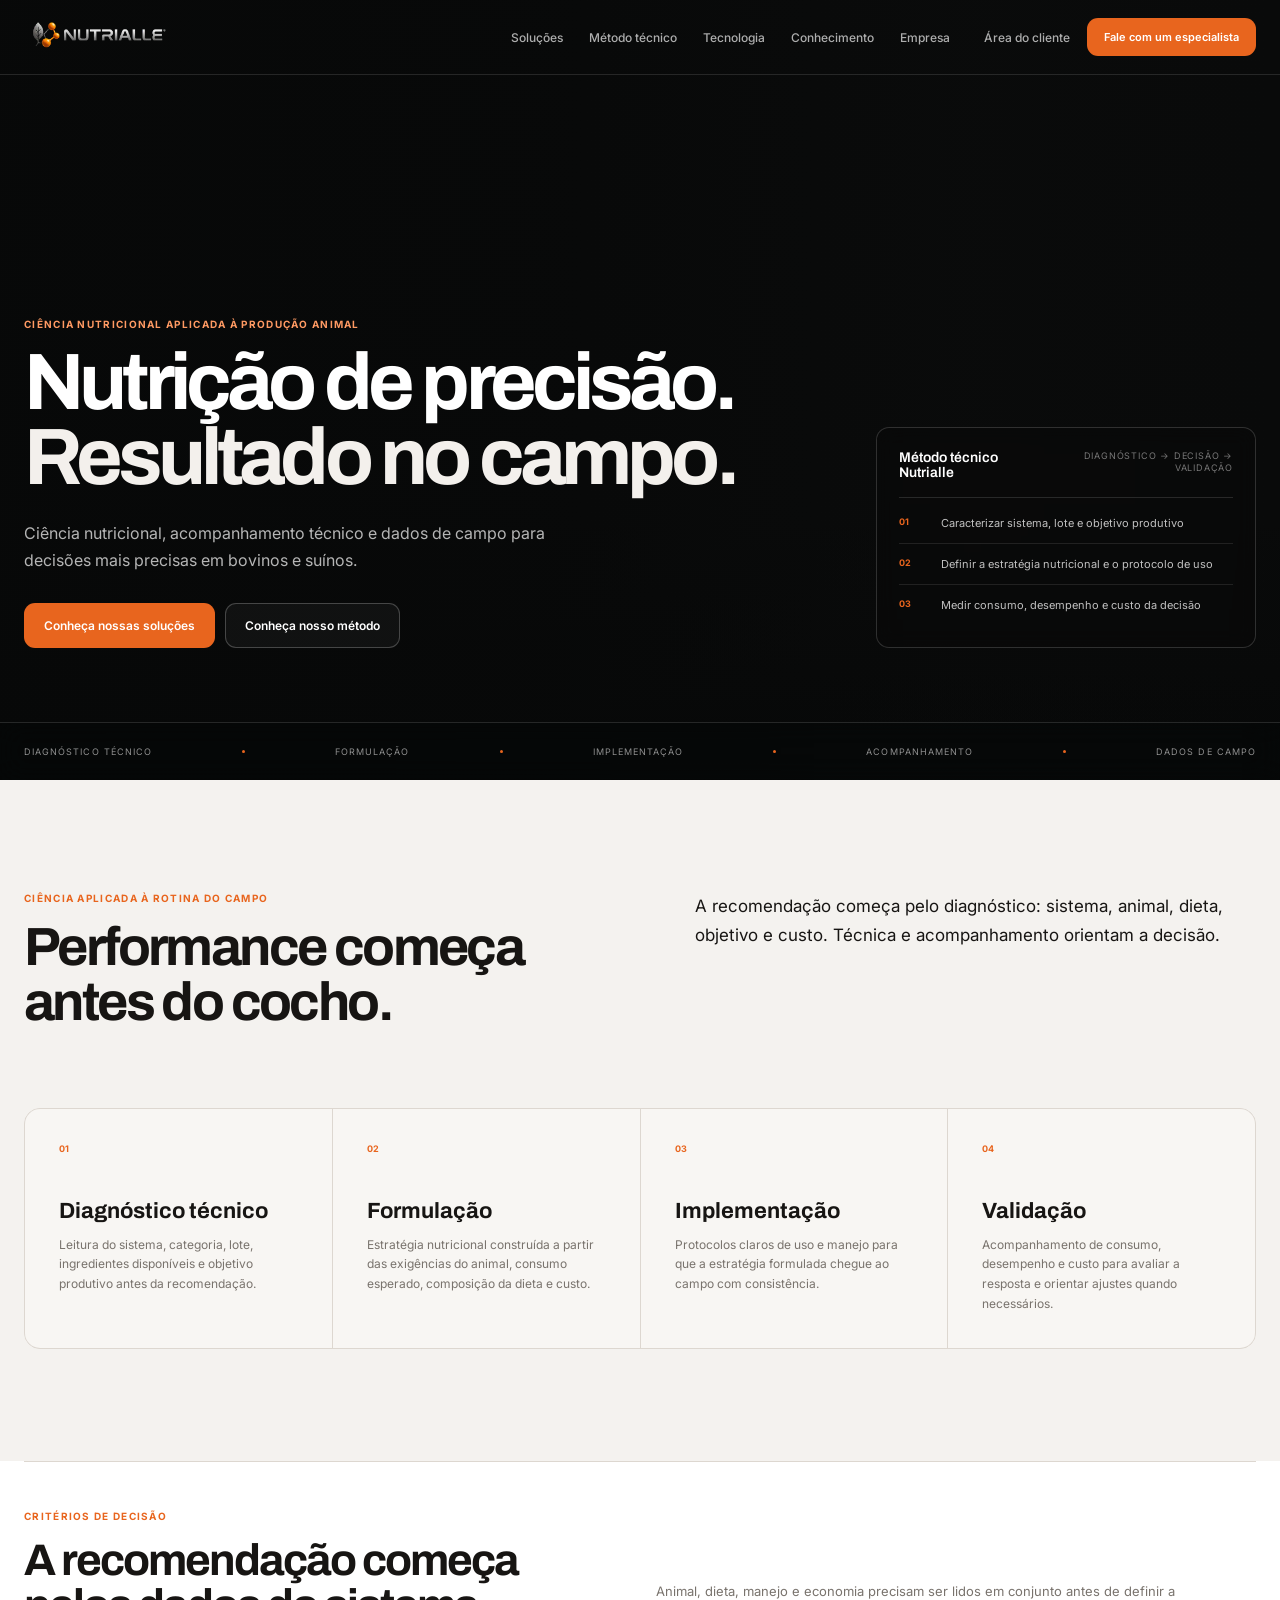
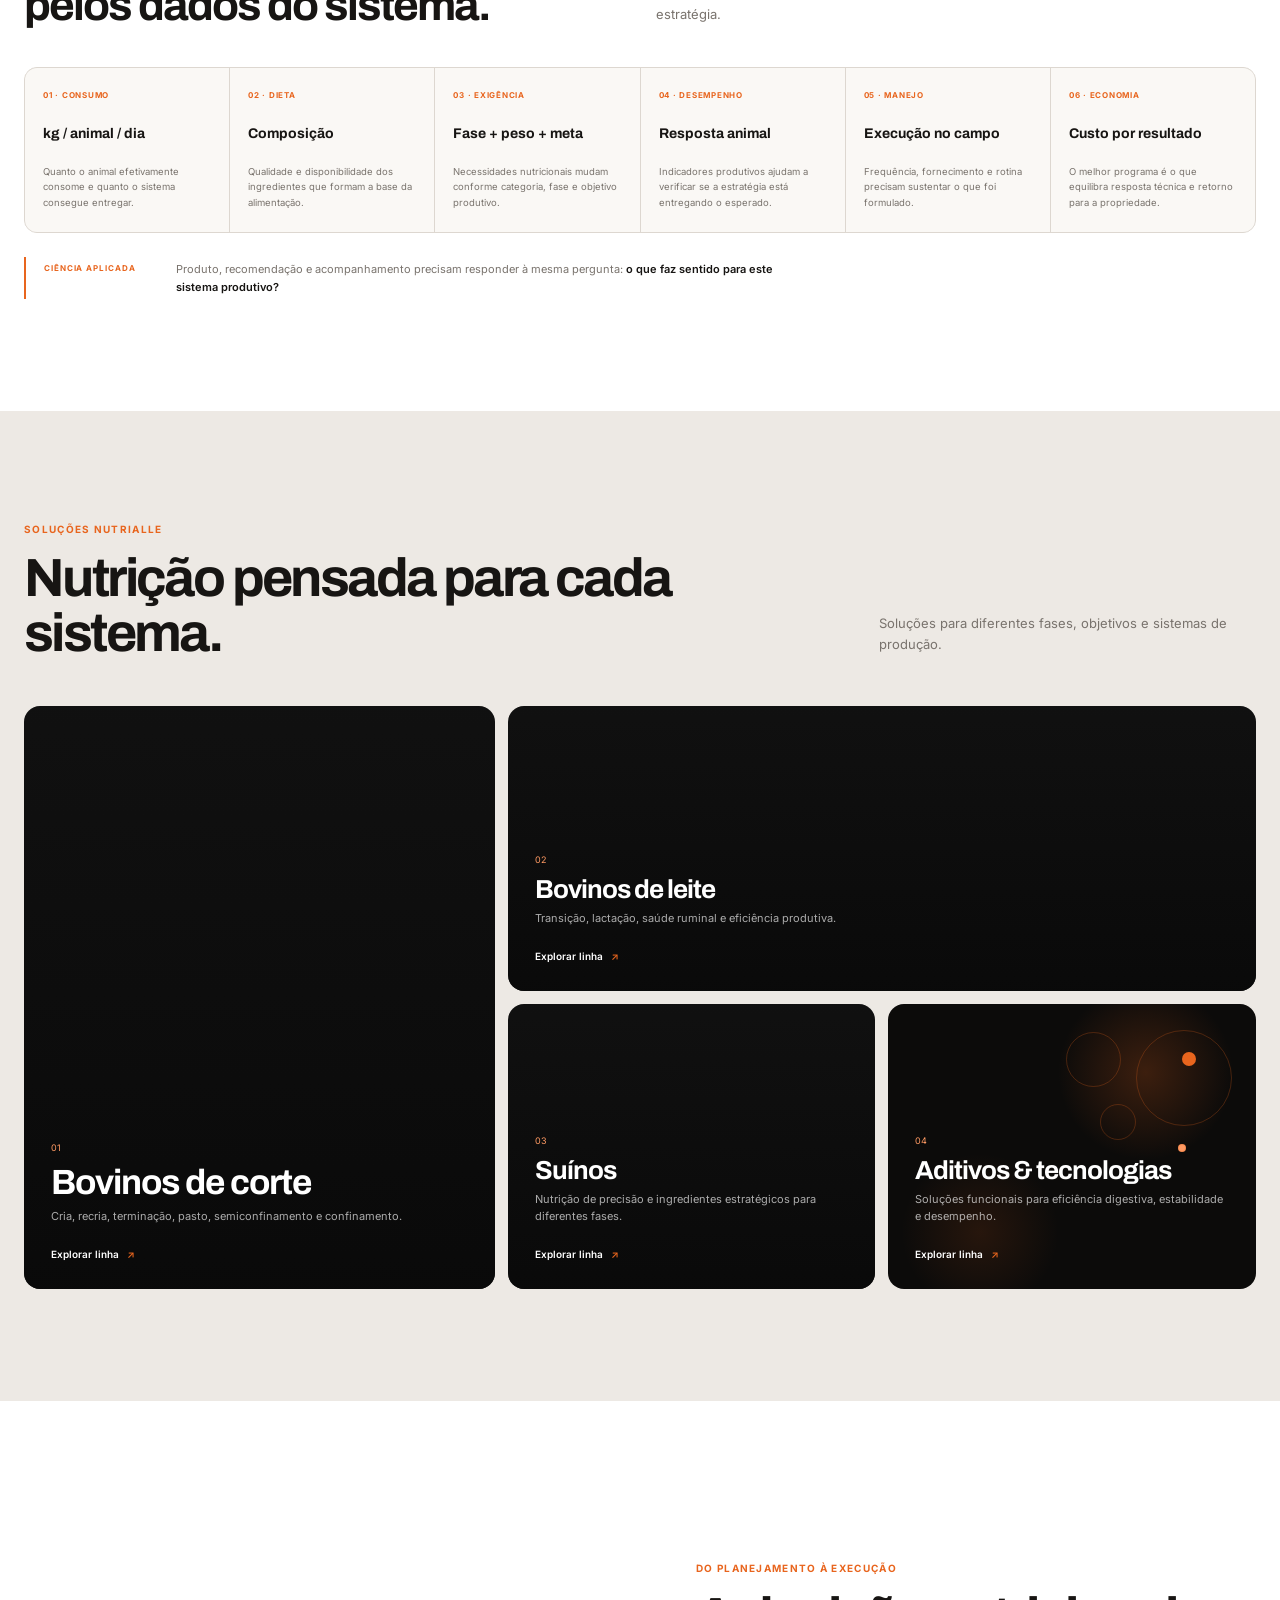
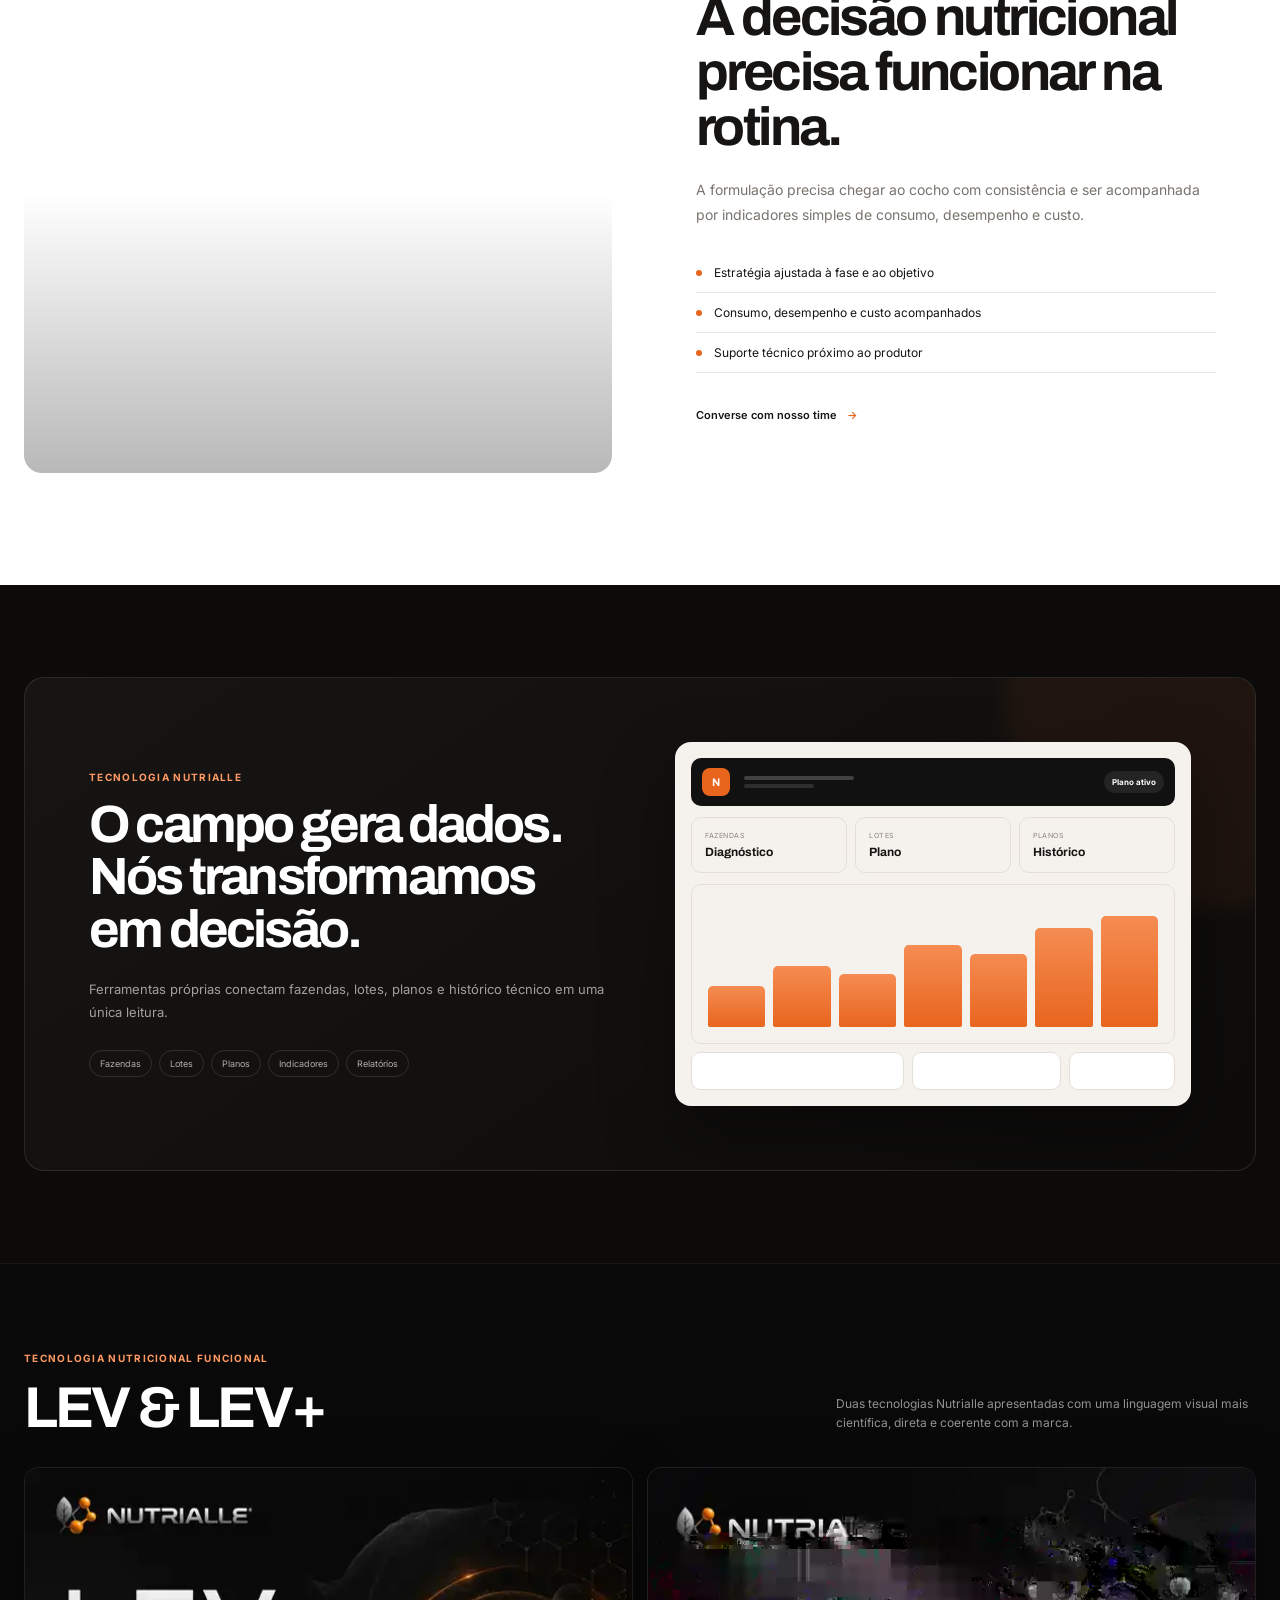
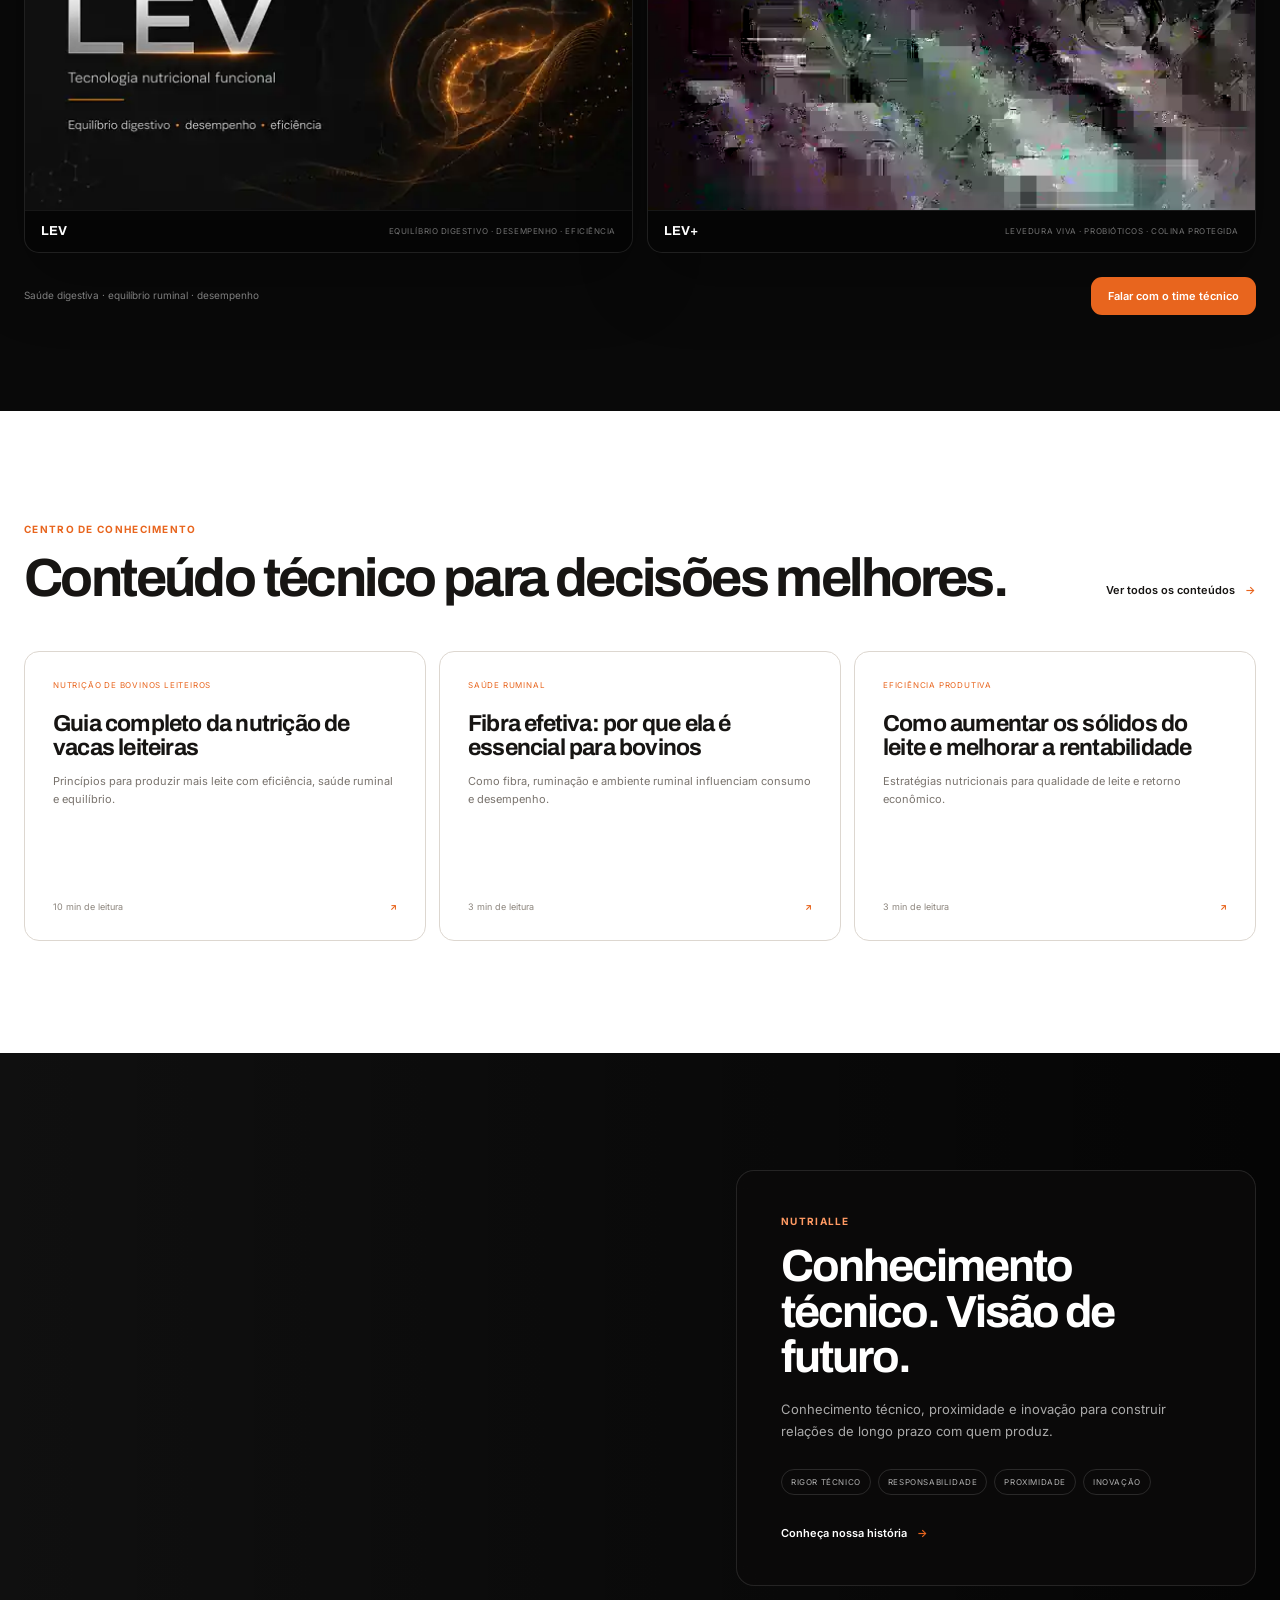
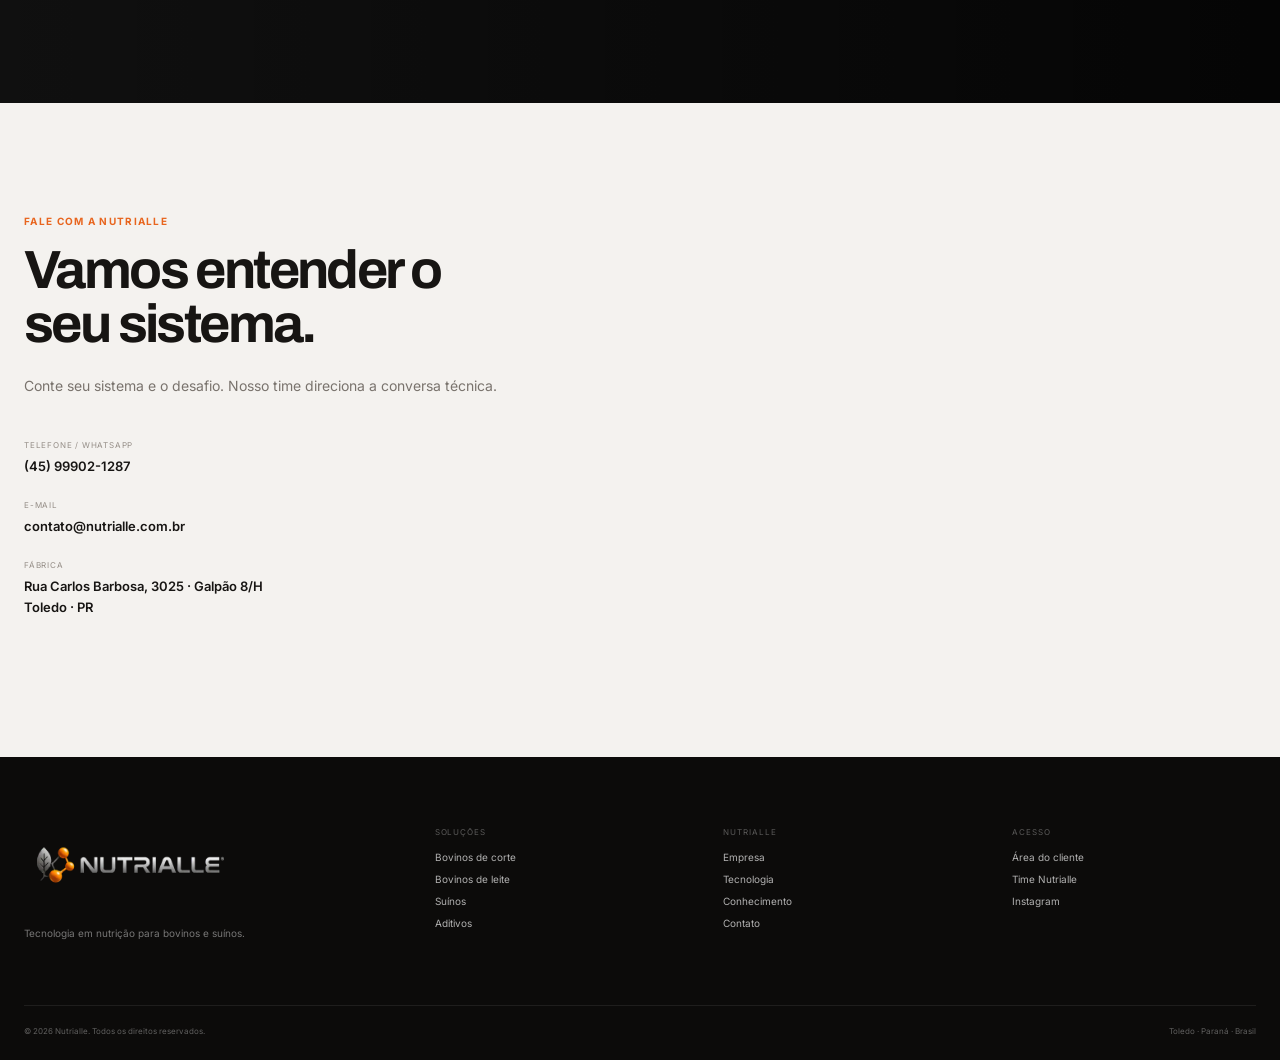
<file: site-nutrialle-v1/index.html>
<!DOCTYPE html>
<html lang="pt-BR">
<head>
  <meta charset="UTF-8" />
  <meta name="viewport" content="width=device-width, initial-scale=1.0" />
  <meta name="description" content="Nutrialle — nutrição animal de precisão, acompanhamento técnico e tecnologia aplicada ao desempenho no campo." />
  <title>Nutrialle — Nutrição de precisão. Resultado no campo.</title>
  <link rel="preconnect" href="https://fonts.googleapis.com">
  <link rel="preconnect" href="https://fonts.gstatic.com" crossorigin>
  <link href="https://fonts.googleapis.com/css2?family=Archivo:wght@500;600;700&family=Inter:wght@400;500;600&display=swap" rel="stylesheet">
  <link rel="stylesheet" href="./style.css" />
  <style id="science-authority-v2">
    .pillars-grid{grid-template-columns:repeat(4,1fr)!important}
    .hero-proof{border-radius:13px!important;background:rgba(10,10,10,.58)!important;backdrop-filter:blur(10px)!important}
    .proof-head small{max-width:165px;text-align:right;line-height:1.35}
    .science-panel{background:#fff;padding:0 0 112px}
    .science-shell{border-top:1px solid var(--line);padding-top:48px}
    .science-head{display:grid;grid-template-columns:.95fr 1.05fr;gap:90px;align-items:end}
    .science-head h2{font-family:Archivo,Inter,sans-serif;font-size:clamp(32px,3.45vw,48px);line-height:1.03;letter-spacing:-2px;margin:0;max-width:560px}
    .science-head>p{margin:0 0 3px;max-width:530px;color:var(--muted);font-size:13px;line-height:1.75}
    .science-grid{display:grid;grid-template-columns:repeat(6,1fr);gap:1px;background:var(--line);border:1px solid var(--line);border-radius:13px;overflow:hidden;margin-top:38px}
    .science-item{background:#FAF8F5;padding:22px 18px;min-height:164px;display:flex;flex-direction:column}
    .science-item small{font-size:8px;letter-spacing:.75px;text-transform:uppercase;color:var(--orange);font-weight:700}
    .science-item strong{font-family:Archivo,Inter,sans-serif;font-size:14px;line-height:1.2;margin:26px 0 10px;color:var(--text)}
    .science-item p{font-size:9.5px;line-height:1.6;color:var(--muted);margin:auto 0 0}
    .science-note{display:flex;align-items:flex-start;gap:24px;border-left:2px solid var(--orange);padding:3px 0 3px 18px;margin-top:24px;max-width:860px}
    .science-note span{flex:0 0 108px;font-size:8px;letter-spacing:.9px;text-transform:uppercase;color:var(--orange);font-weight:700;padding-top:3px}
    .science-note p{font-size:11px;line-height:1.65;color:var(--muted);margin:0}
    .science-note strong{color:var(--text);font-weight:600}
    @media(max-width:1050px){.pillars-grid{grid-template-columns:repeat(2,1fr)!important}.science-head{grid-template-columns:1fr;gap:24px}.science-grid{grid-template-columns:repeat(3,1fr)}}
    @media(max-width:760px){.pillars-grid{grid-template-columns:1fr!important}.science-panel{padding-bottom:76px}.science-shell{padding-top:36px}.science-head h2{font-size:34px;letter-spacing:-1.5px}.science-grid{grid-template-columns:1fr 1fr;margin-top:28px}.science-item{min-height:145px}.science-note{display:block}.science-note span{display:block;margin-bottom:8px}}
  </style>
</head>
<body>
  <div class="site-shell">
    <header class="header" data-header>
      <div class="header-inner container">
        <a class="brand" href="#top" aria-label="Nutrialle">
          <span class="brand-mark" aria-hidden="true">
            <svg viewBox="0 0 64 64" role="img"><path d="M15 44c-5-10-2-22 8-28 3 11 1 21-8 28Z" fill="currentColor" opacity=".76"/><path d="M17 44c5-11 10-18 18-24" fill="none" stroke="currentColor" stroke-width="3" stroke-linecap="round" opacity=".76"/><circle cx="43" cy="18" r="7" fill="#E8651E"/><circle cx="49" cy="35" r="8" fill="#F38A4D"/><circle cx="37" cy="49" r="7" fill="#C84B08"/><path d="m44 25 4 4M44 41l-4 4" stroke="#E8651E" stroke-width="4" stroke-linecap="round"/></svg>
          </span>
          <span class="brand-word">NUTRIALLE</span>
        </a>

        <nav class="nav" aria-label="Principal">
          <a href="#solucoes">Soluções</a>
          <a href="#diferencial">Método técnico</a>
          <a href="#tecnologia">Tecnologia</a>
          <a href="#conhecimento">Conhecimento</a>
          <a href="#empresa">Empresa</a>
        </nav>

        <div class="header-actions">
          <a class="link-small" href="https://areadocliente.nutrialle.com.br" target="_blank" rel="noreferrer">Área do cliente</a>
          <a class="btn btn-orange" href="#contato">Fale com um especialista</a>
        </div>

        <button class="menu-toggle" data-menu-toggle aria-label="Abrir menu"><span></span><span></span></button>
      </div>
      <div class="mobile-nav" data-mobile-nav>
        <a href="#solucoes">Soluções</a><a href="#diferencial">Método técnico</a><a href="#tecnologia">Tecnologia</a><a href="#conhecimento">Conhecimento</a><a href="#empresa">Empresa</a><a href="#contato">Contato</a>
      </div>
    </header>

    <main id="top">
      <section class="hero">
        <div class="hero-media" aria-hidden="true"></div>
        <div class="hero-overlay" aria-hidden="true"></div>
        <div class="hero-grid container">
          <div class="hero-copy reveal">
            <span class="eyebrow eyebrow-light">Ciência nutricional aplicada à produção animal</span>
            <h1>Nutrição de precisão.<br><span>Resultado no campo.</span></h1>
            <p>Soluções nutricionais orientadas pela leitura do sistema produtivo, acompanhamento técnico e dados de campo — para decisões mais precisas em bovinos e suínos.</p>
            <div class="hero-actions-row">
              <a class="btn btn-orange btn-lg" href="#solucoes">Conheça nossas soluções</a>
              <a class="btn btn-ghost-light btn-lg" href="#diferencial">Conheça nosso método</a>
            </div>
          </div>

          <div class="hero-proof reveal delay-1">
            <div class="proof-head"><span>Método técnico Nutrialle</span><small>Diagnóstico → decisão → validação</small></div>
            <div class="proof-list">
              <div><strong>01</strong><span>Caracterizar sistema, lote e objetivo produtivo</span></div>
              <div><strong>02</strong><span>Definir a estratégia nutricional e o protocolo de uso</span></div>
              <div><strong>03</strong><span>Medir consumo, desempenho e custo da decisão</span></div>
            </div>
          </div>
        </div>

        <div class="hero-strip">
          <div class="container strip-inner">
            <span>Diagnóstico técnico</span><i></i><span>Formulação</span><i></i><span>Implementação</span><i></i><span>Acompanhamento</span><i></i><span>Dados de campo</span>
          </div>
        </div>
      </section>

      <section class="section intro" id="diferencial">
        <div class="container intro-grid">
          <div class="section-title reveal">
            <span class="eyebrow">Ciência aplicada à rotina do campo</span>
            <h2>Performance começa antes do cocho.</h2>
          </div>
          <div class="intro-copy reveal delay-1">
            <p>Uma estratégia nutricional eficiente precisa considerar o sistema de produção, a categoria animal, o consumo, a disponibilidade e composição da dieta, o objetivo produtivo e o custo por resultado.</p>
            <p class="muted">A recomendação não começa pelo produto. Começa pelo diagnóstico. A partir dele, técnica, nutrição e acompanhamento se conectam para construir uma decisão coerente com a realidade de cada propriedade.</p>
          </div>
        </div>

        <div class="container pillars-grid">
          <article class="pillar reveal"><span>01</span><h3>Diagnóstico técnico</h3><p>Leitura do sistema, categoria, lote, ingredientes disponíveis e objetivo produtivo antes da recomendação.</p></article>
          <article class="pillar reveal delay-1"><span>02</span><h3>Formulação</h3><p>Estratégia nutricional construída a partir das exigências do animal, consumo esperado, composição da dieta e custo.</p></article>
          <article class="pillar reveal delay-2"><span>03</span><h3>Implementação</h3><p>Protocolos claros de uso e manejo para que a estratégia formulada chegue ao campo com consistência.</p></article>
          <article class="pillar reveal delay-2"><span>04</span><h3>Validação</h3><p>Acompanhamento de consumo, desempenho e custo para avaliar a resposta e orientar ajustes quando necessários.</p></article>
        </div>
      </section>

      <section class="science-panel" aria-label="Critérios técnicos da Nutrialle">
        <div class="container science-shell">
          <div class="science-head reveal">
            <div>
              <span class="eyebrow">Critérios de decisão</span>
              <h2>A recomendação começa pelos dados do sistema.</h2>
            </div>
            <p>Não existe uma única resposta nutricional para propriedades diferentes. A leitura técnica combina variáveis do animal, da dieta, do manejo e da economia antes de definir a estratégia.</p>
          </div>
          <div class="science-grid">
            <article class="science-item reveal"><small>01 · Consumo</small><strong>kg / animal / dia</strong><p>Quanto o animal efetivamente consome e quanto o sistema consegue entregar.</p></article>
            <article class="science-item reveal delay-1"><small>02 · Dieta</small><strong>Composição</strong><p>Qualidade e disponibilidade dos ingredientes que formam a base da alimentação.</p></article>
            <article class="science-item reveal delay-2"><small>03 · Exigência</small><strong>Fase + peso + meta</strong><p>Necessidades nutricionais mudam conforme categoria, fase e objetivo produtivo.</p></article>
            <article class="science-item reveal"><small>04 · Desempenho</small><strong>Resposta animal</strong><p>Indicadores produtivos ajudam a verificar se a estratégia está entregando o esperado.</p></article>
            <article class="science-item reveal delay-1"><small>05 · Manejo</small><strong>Execução no campo</strong><p>Frequência, fornecimento e rotina precisam sustentar o que foi formulado.</p></article>
            <article class="science-item reveal delay-2"><small>06 · Economia</small><strong>Custo por resultado</strong><p>O melhor programa é o que equilibra resposta técnica e retorno para a propriedade.</p></article>
          </div>
          <div class="science-note reveal"><span>Ciência aplicada</span><p>Produto, recomendação e acompanhamento precisam responder à mesma pergunta: <strong>o que faz sentido para este sistema produtivo?</strong></p></div>
        </div>
      </section>

      <section class="section solutions" id="solucoes">
        <div class="container section-head reveal">
          <div><span class="eyebrow">Soluções Nutrialle</span><h2>Nutrição pensada para cada sistema.</h2></div>
          <p>Linhas desenvolvidas para responder aos desafios específicos de diferentes fases e modelos de produção.</p>
        </div>

        <div class="solutions-grid container">
          <a class="solution-card solution-card-large reveal" href="./produtos.html#corte" style="--img:url('https://raw.githubusercontent.com/rocharichard507-creator/Nutrialle/main/assets/images/categories/bovinos-corte.webp')">
            <div class="solution-content"><span>01</span><h3>Bovinos de corte</h3><p>Cria, recria, terminação, pasto, semiconfinamento e confinamento.</p><b>Explorar linha <em>↗</em></b></div>
          </a>
          <a class="solution-card reveal delay-1" href="./produtos.html#leite" style="--img:url('https://raw.githubusercontent.com/rocharichard507-creator/Nutrialle/main/assets/images/categories/bovinos-leite.webp')">
            <div class="solution-content"><span>02</span><h3>Bovinos de leite</h3><p>Transição, lactação, saúde ruminal e eficiência produtiva.</p><b>Explorar linha <em>↗</em></b></div>
          </a>
          <a class="solution-card reveal delay-2" href="./produtos.html#suinos" style="--img:url('https://raw.githubusercontent.com/rocharichard507-creator/Nutrialle/main/assets/images/categories/suinos.webp')">
            <div class="solution-content"><span>03</span><h3>Suínos</h3><p>Nutrição de precisão e ingredientes estratégicos para diferentes fases.</p><b>Explorar linha <em>↗</em></b></div>
          </a>
          <a class="solution-card solution-card-dark reveal" href="./produtos.html#aditivos">
            <div class="chemistry" aria-hidden="true"><i></i><i></i><i></i><i></i><i></i></div>
            <div class="solution-content"><span>04</span><h3>Aditivos & tecnologias</h3><p>Soluções funcionais para eficiência digestiva, estabilidade e desempenho.</p><b>Explorar linha <em>↗</em></b></div>
          </a>
        </div>
      </section>

      <section class="section performance">
        <div class="container performance-grid">
          <div class="performance-media reveal"></div>
          <div class="performance-copy reveal delay-1">
            <span class="eyebrow">Do planejamento à execução</span>
            <h2>A decisão nutricional precisa funcionar na rotina.</h2>
            <p>Uma boa formulação só gera resultado quando chega ao cocho com consistência. O trabalho técnico precisa ser simples de executar, claro de acompanhar e conectado aos indicadores da propriedade.</p>
            <ul class="check-list">
              <li><span></span>Programas ajustados à fase e ao objetivo produtivo</li>
              <li><span></span>Leitura de consumo, desempenho e custo</li>
              <li><span></span>Suporte técnico próximo ao produtor</li>
              <li><span></span>Decisões orientadas por dados da fazenda</li>
            </ul>
            <a class="text-link" href="#contato">Converse com nosso time <span>→</span></a>
          </div>
        </div>
      </section>

      <section class="section tech" id="tecnologia">
        <div class="container tech-shell">
          <div class="tech-copy reveal">
            <span class="eyebrow eyebrow-light">Tecnologia Nutrialle</span>
            <h2>O campo gera dados.<br>Nós transformamos em decisão.</h2>
            <p>Ferramentas próprias conectam fazendas, lotes, planos nutricionais, acompanhamento técnico e histórico de resultados em uma experiência única.</p>
            <div class="tech-tags"><span>Fazendas</span><span>Lotes</span><span>Planos</span><span>Indicadores</span><span>Relatórios</span></div>
          </div>
          <div class="product-ui reveal delay-1" aria-label="Exemplo da plataforma Nutrialle">
            <div class="ui-top"><div class="ui-logo">N</div><div class="ui-lines"><span></span><span></span></div><b>Plano ativo</b></div>
            <div class="ui-metrics"><div><small>Fazendas</small><strong>—</strong></div><div><small>Lotes</small><strong>—</strong></div><div><small>Planos</small><strong>—</strong></div></div>
            <div class="ui-chart"><i style="height:32%"></i><i style="height:48%"></i><i style="height:42%"></i><i style="height:65%"></i><i style="height:58%"></i><i style="height:78%"></i><i style="height:88%"></i></div>
            <div class="ui-row"><span></span><span></span><span></span></div>
          </div>
        </div>
      </section>

      <section class="section spotlight">
        <div class="container spotlight-grid">
          <div class="spotlight-copy reveal">
            <span class="eyebrow">Tecnologia em destaque</span>
            <h2>LEV+</h2>
            <p>Uma linha que traduz o posicionamento da Nutrialle: tecnologia aplicada para apoiar saúde, desempenho e produtividade em sistemas de produção animal.</p>
            <a class="btn btn-dark" href="https://www.nutrialle.com.br" target="_blank" rel="noreferrer">Conhecer a linha</a>
          </div>
          <div class="spotlight-visual reveal delay-1">
            <div class="orb orb-a"></div><div class="orb orb-b"></div><div class="spotlight-label"><span>LEV +</span><small>Nutrição funcional</small></div>
          </div>
        </div>
      </section>

      <section class="section knowledge" id="conhecimento">
        <div class="container section-head reveal">
          <div><span class="eyebrow">Centro de conhecimento</span><h2>Conteúdo técnico para decisões melhores.</h2></div>
          <a class="text-link" href="https://nutrialle.com.br/blog" target="_blank" rel="noreferrer">Ver todos os conteúdos <span>→</span></a>
        </div>
        <div class="container article-grid">
          <a class="article-card reveal" href="https://nutrialle.com.br/blog-conteudo.php?slug=guia-nutricao-vacas-leiteiras" target="_blank" rel="noreferrer"><span>Nutrição de bovinos leiteiros</span><h3>Guia completo da nutrição de vacas leiteiras</h3><p>Princípios para produzir mais leite com eficiência, saúde ruminal e equilíbrio.</p><small>10 min de leitura <b>↗</b></small></a>
          <a class="article-card reveal delay-1" href="https://nutrialle.com.br/blog-conteudo.php?slug=fibra-efetiva-bovinos" target="_blank" rel="noreferrer"><span>Saúde ruminal</span><h3>Fibra efetiva: por que ela é essencial para bovinos</h3><p>Como fibra, ruminação e ambiente ruminal influenciam consumo e desempenho.</p><small>3 min de leitura <b>↗</b></small></a>
          <a class="article-card reveal delay-2" href="https://nutrialle.com.br/blog-conteudo.php?slug=como-aumentar-solidos-do-leite" target="_blank" rel="noreferrer"><span>Eficiência produtiva</span><h3>Como aumentar os sólidos do leite e melhorar a rentabilidade</h3><p>Estratégias nutricionais para qualidade de leite e retorno econômico.</p><small>3 min de leitura <b>↗</b></small></a>
        </div>
      </section>

      <section class="section company" id="empresa">
        <div class="company-media" aria-hidden="true"></div>
        <div class="container company-grid">
          <div class="company-spacer"></div>
          <div class="company-card reveal">
            <span class="eyebrow eyebrow-light">Nutrialle</span>
            <h2>Conhecimento técnico. Visão de futuro.</h2>
            <p>A Nutrialle nasceu da convergência entre experiência, propósito e coragem para empreender. Hoje, segue construindo relações de longo prazo com o campo a partir de responsabilidade, proximidade, inovação e foco em resultado.</p>
            <div class="company-values"><span>Rigor técnico</span><span>Responsabilidade</span><span>Proximidade</span><span>Inovação</span></div>
            <a class="text-link light" href="https://www.nutrialle.com.br/sobre-nos" target="_blank" rel="noreferrer">Conheça nossa história <span>→</span></a>
          </div>
        </div>
      </section>

      <section class="section contact" id="contato">
        <div class="container contact-grid">
          <div class="contact-copy reveal">
            <span class="eyebrow">Fale com a Nutrialle</span>
            <h2>Vamos entender o seu sistema.</h2>
            <p>Conte o que você produz, onde está e qual desafio precisa resolver. Nosso time entra em contato para direcionar a melhor conversa técnica.</p>
            <div class="contact-data">
              <a href="tel:+5545999021287"><small>Telefone / WhatsApp</small><strong>(45) 99902-1287</strong></a>
              <a href="mailto:contato@nutrialle.com.br"><small>E-mail</small><strong>contato@nutrialle.com.br</strong></a>
              <div><small>Fábrica</small><strong>Rua Carlos Barbosa, 3025 · Galpão 8/H<br>Toledo · PR</strong></div>
            </div>
          </div>
          <form class="contact-form reveal delay-1" onsubmit="return false">
            <div class="field-row"><label>Nome<input type="text" placeholder="Seu nome" /></label><label>Telefone<input type="tel" placeholder="(00) 00000-0000" /></label></div>
            <label>Você trabalha com<select><option>Selecione</option><option>Bovinos de corte</option><option>Bovinos de leite</option><option>Suínos</option><option>Outro</option></select></label>
            <label>Como podemos ajudar?<textarea rows="5" placeholder="Conte brevemente o que você precisa."></textarea></label>
            <button class="btn btn-orange btn-lg" type="submit">Enviar mensagem</button>
            <small class="form-note">Protótipo visual — o envio será conectado ao canal oficial na versão final.</small>
          </form>
        </div>
      </section>
    </main>

    <footer class="footer">
      <div class="container footer-grid">
        <div class="footer-brand"><a class="brand" href="#top"><span class="brand-mark"><svg viewBox="0 0 64 64"><path d="M15 44c-5-10-2-22 8-28 3 11 1 21-8 28Z" fill="currentColor" opacity=".76"/><path d="M17 44c5-11 10-18 18-24" fill="none" stroke="currentColor" stroke-width="3" stroke-linecap="round" opacity=".76"/><circle cx="43" cy="18" r="7" fill="#E8651E"/><circle cx="49" cy="35" r="8" fill="#F38A4D"/><circle cx="37" cy="49" r="7" fill="#C84B08"/></svg></span><span class="brand-word">NUTRIALLE</span></a><p>Tecnologia em nutrição para bovinos e suínos.</p></div>
        <div><small>Soluções</small><a href="#solucoes">Bovinos de corte</a><a href="#solucoes">Bovinos de leite</a><a href="#solucoes">Suínos</a><a href="#solucoes">Aditivos</a></div>
        <div><small>Nutrialle</small><a href="#empresa">Empresa</a><a href="#tecnologia">Tecnologia</a><a href="#conhecimento">Conhecimento</a><a href="#contato">Contato</a></div>
        <div><small>Acesso</small><a href="https://areadocliente.nutrialle.com.br" target="_blank" rel="noreferrer">Área do cliente</a><a href="https://painel.nutrialle.com.br" target="_blank" rel="noreferrer">Time Nutrialle</a><a href="https://www.instagram.com/nutrialle" target="_blank" rel="noreferrer">Instagram</a></div>
      </div>
      <div class="container footer-bottom"><span>© 2026 Nutrialle. Todos os direitos reservados.</span><span>Toledo · Paraná · Brasil</span></div>
    </footer>
  </div>
  <script src="./script.js"></script>
</body>
</html>
</file>
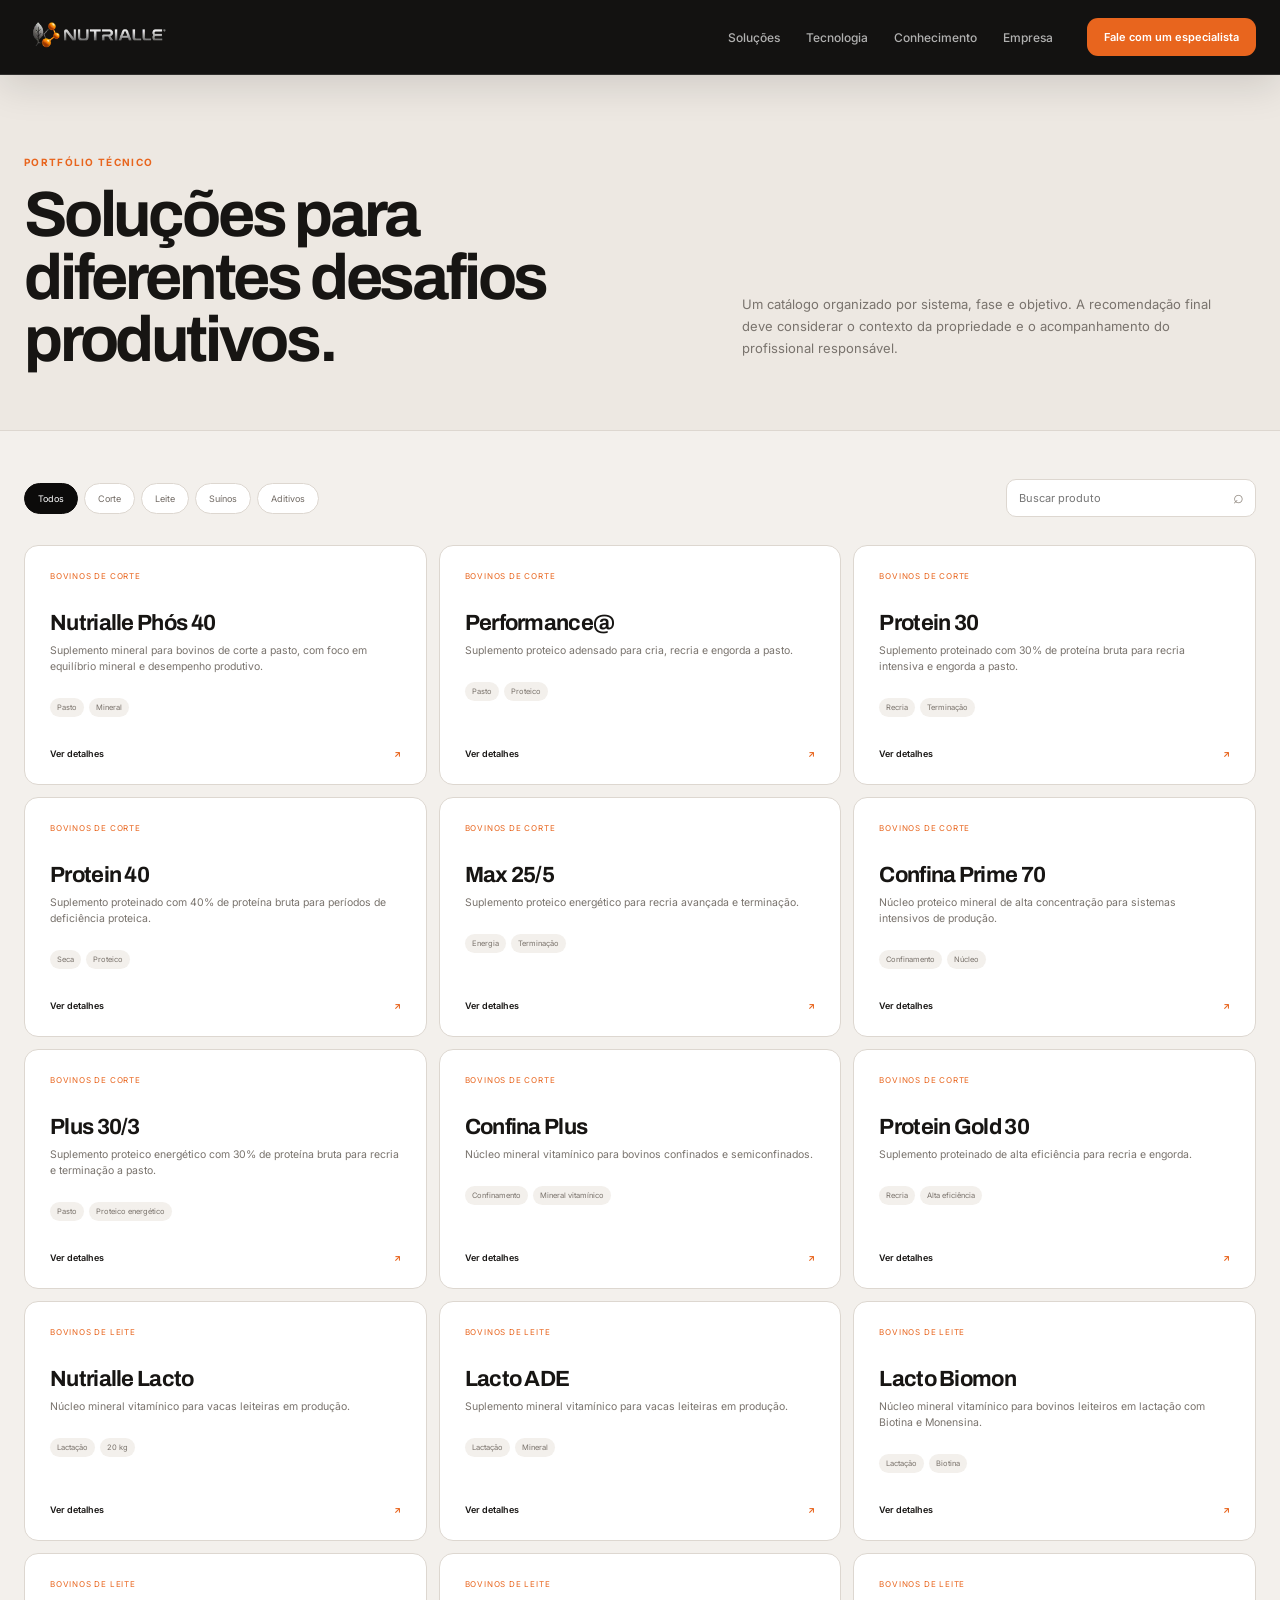
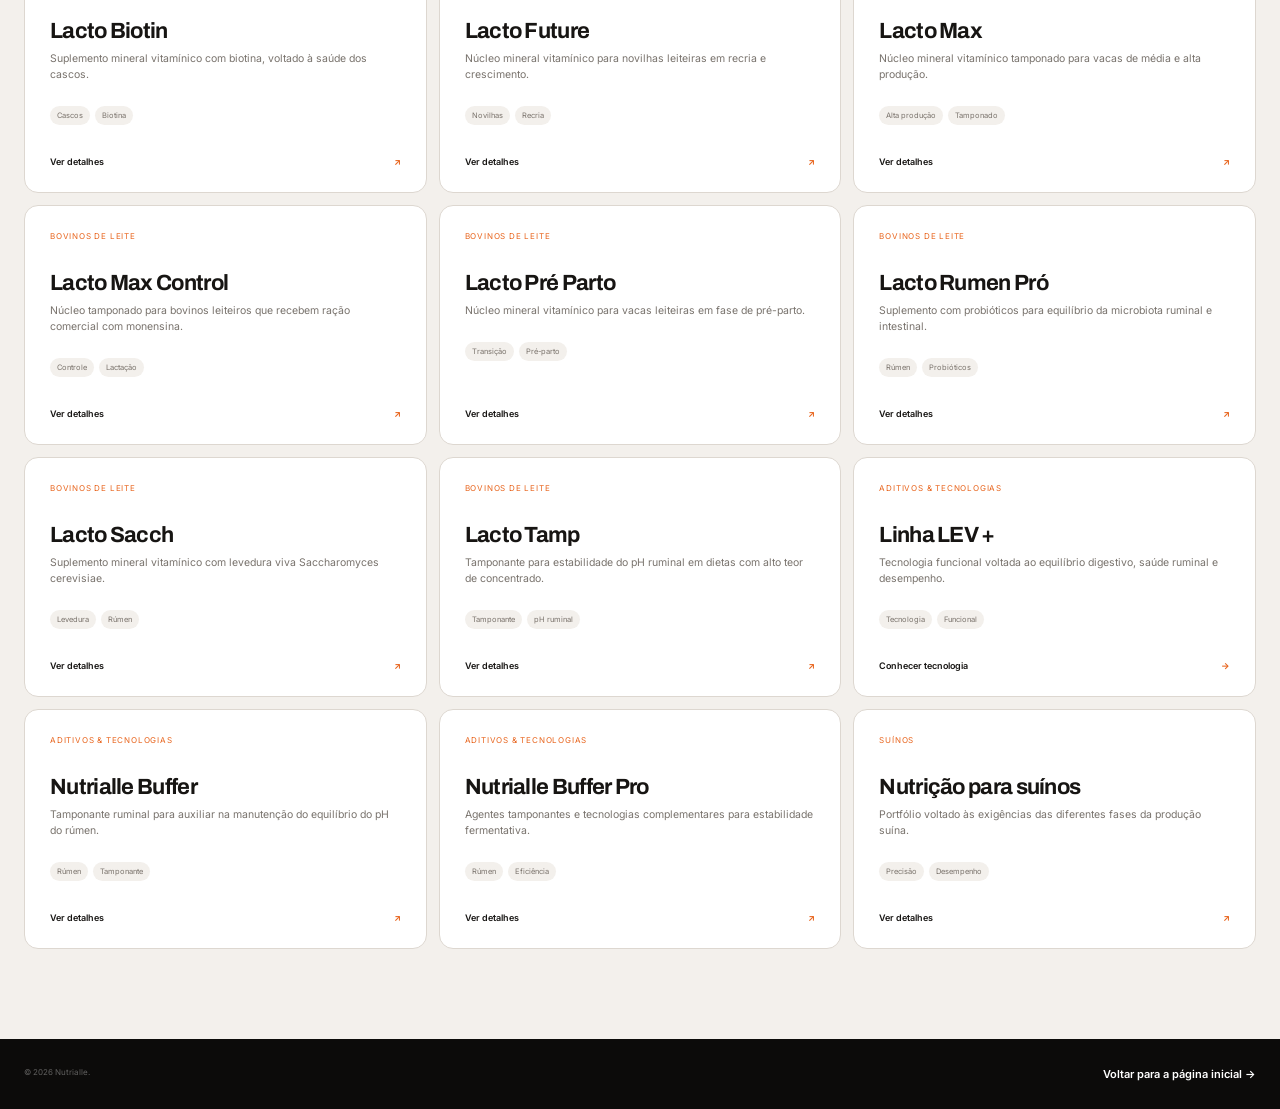
<file: site-nutrialle-v1/produtos.html>
<!DOCTYPE html>
<html lang="pt-BR">
<head>
  <meta charset="UTF-8" />
  <meta name="viewport" content="width=device-width, initial-scale=1.0" />
  <title>Produtos — Nutrialle</title>
  <link rel="preconnect" href="https://fonts.googleapis.com"><link rel="preconnect" href="https://fonts.gstatic.com" crossorigin><link href="https://fonts.googleapis.com/css2?family=Archivo:wght@500;600;700&family=Inter:wght@400;500;600&display=swap" rel="stylesheet">
  <link rel="stylesheet" href="./style.css" />
</head>
<body class="catalog-page">
  <header class="header is-solid"><div class="header-inner container"><a class="brand" href="./index.html"><span class="brand-mark"><svg viewBox="0 0 64 64"><path d="M15 44c-5-10-2-22 8-28 3 11 1 21-8 28Z" fill="currentColor" opacity=".76"/><path d="M17 44c5-11 10-18 18-24" fill="none" stroke="currentColor" stroke-width="3" stroke-linecap="round" opacity=".76"/><circle cx="43" cy="18" r="7" fill="#E8651E"/><circle cx="49" cy="35" r="8" fill="#F38A4D"/><circle cx="37" cy="49" r="7" fill="#C84B08"/></svg></span><span class="brand-word">NUTRIALLE</span></a><nav class="nav"><a href="./index.html#solucoes">Soluções</a><a href="./index.html#tecnologia">Tecnologia</a><a href="./index.html#conhecimento">Conhecimento</a><a href="./index.html#empresa">Empresa</a></nav><div class="header-actions"><a class="btn btn-orange" href="./index.html#contato">Fale com um especialista</a></div></div></header>
  <main class="catalog-main"><section class="catalog-hero"><div class="container catalog-hero-grid"><div><span class="eyebrow">Portfólio técnico</span><h1>Soluções para diferentes desafios produtivos.</h1></div><p>Um catálogo organizado por sistema, fase e objetivo. A recomendação final deve considerar o contexto da propriedade e o acompanhamento do profissional responsável.</p></div></section><section class="catalog-section container"><div class="catalog-toolbar"><div class="catalog-tabs" data-tabs><button class="active" data-filter="all">Todos</button><button data-filter="corte">Corte</button><button data-filter="leite">Leite</button><button data-filter="suinos">Suínos</button><button data-filter="aditivos">Aditivos</button></div><label class="catalog-search"><input data-product-search type="search" placeholder="Buscar produto"/><span>⌕</span></label></div><div class="product-grid" data-product-grid></div><div class="catalog-empty" data-empty hidden>Nenhum produto encontrado neste filtro.</div></section></main>
  <footer class="footer compact"><div class="container footer-bottom"><span>© 2026 Nutrialle.</span><a class="text-link light" href="./index.html">Voltar para a página inicial →</a></div></footer>
  <script src="./script.js"></script>
</body>
</html>
</file>
<file: site-nutrialle-v1/style.css>
:root{--black:#0C0B0A;--black2:#171513;--orange:#E8651E;--orange2:#F28A4A;--paper:#F4F2EF;--paper2:#EAE5DF;--white:#fff;--text:#171513;--muted:#79736D;--line:#DDD7D0;--radius:18px;--container:1240px}*{box-sizing:border-box}html{scroll-behavior:smooth}body{margin:0;font-family:Inter,system-ui,sans-serif;background:var(--paper);color:var(--text);-webkit-font-smoothing:antialiased}.site-shell{overflow:hidden}.container{width:min(calc(100% - 48px),var(--container));margin-inline:auto}a{color:inherit;text-decoration:none}button,input,select,textarea{font:inherit}h1,h2,h3,p{margin-top:0}h1,h2,h3,.brand-word{font-family:Archivo,Inter,sans-serif}.header{position:fixed;z-index:80;top:0;left:0;right:0;border-bottom:1px solid rgba(255,255,255,.12);transition:.25s ease}.header.is-scrolled,.header.is-solid{background:rgba(12,11,10,.97);backdrop-filter:blur(18px);box-shadow:0 12px 38px rgba(0,0,0,.12)}.header-inner{height:74px;display:flex;align-items:center;gap:34px}.brand{display:inline-flex;align-items:center;gap:10px;color:#fff;flex-shrink:0}.brand-mark{width:31px;height:31px;display:block}.brand-mark svg{width:100%;height:100%}.brand-word{font-size:18px;letter-spacing:1.3px;font-weight:700}.nav{display:flex;align-items:center;gap:26px;margin-left:auto}.nav a,.link-small{color:rgba(255,255,255,.67);font-size:12px;font-weight:500;transition:.18s}.nav a:hover,.link-small:hover{color:#fff}.header-actions{display:flex;align-items:center;gap:17px}.btn{display:inline-flex;align-items:center;justify-content:center;border:1px solid transparent;border-radius:11px;padding:11px 16px;font-size:11px;font-weight:600;transition:.2s ease;cursor:pointer}.btn:hover{transform:translateY(-1px)}.btn-orange{background:var(--orange);color:#fff}.btn-orange:hover{background:#f06d22}.btn-dark{background:var(--black);color:#fff}.btn-ghost-light{border-color:rgba(255,255,255,.22);color:#fff;background:rgba(255,255,255,.04)}.btn-lg{padding:14px 19px;font-size:12px}.menu-toggle{display:none;margin-left:auto;border:0;background:none;width:38px;height:38px;position:relative}.menu-toggle span{position:absolute;left:8px;right:8px;height:1px;background:#fff;transition:.2s}.menu-toggle span:first-child{top:14px}.menu-toggle span:last-child{top:23px}.mobile-nav{display:none}.hero{position:relative;min-height:780px;background:#0b0c0c;color:#fff;display:flex;align-items:stretch}.hero-media{position:absolute;inset:0;background-image:url('https://raw.githubusercontent.com/rocharichard507-creator/Nutrialle/main/assets/images/hero-poster-v3.jpg');background-size:cover;background-position:center 48%;filter:saturate(.78) contrast(1.04)}.hero-overlay{position:absolute;inset:0;background:linear-gradient(90deg,rgba(7,8,8,.93) 0%,rgba(7,8,8,.79) 43%,rgba(7,8,8,.34) 75%,rgba(7,8,8,.5) 100%),linear-gradient(0deg,rgba(7,8,8,.84) 0%,transparent 34%)}.hero-grid{position:relative;z-index:2;display:grid;grid-template-columns:minmax(0,1.15fr) 380px;gap:80px;align-items:end;padding-top:175px;padding-bottom:132px}.hero-copy{max-width:720px}.eyebrow{display:block;color:var(--orange);font-size:10px;font-weight:700;letter-spacing:1.3px;text-transform:uppercase;margin-bottom:16px}.eyebrow-light{color:#ff9a63}.hero h1{font-size:clamp(50px,6.25vw,88px);line-height:.93;letter-spacing:-4.8px;margin-bottom:25px}.hero h1 span{color:#f3f0ec}.hero-copy p{font-size:16px;line-height:1.65;max-width:650px;color:rgba(255,255,255,.7);margin-bottom:30px}.hero-actions-row{display:flex;gap:10px;flex-wrap:wrap}.hero-proof{border:1px solid rgba(255,255,255,.16);background:rgba(10,10,10,.46);backdrop-filter:blur(16px);border-radius:16px;padding:22px}.proof-head{display:flex;justify-content:space-between;gap:14px;border-bottom:1px solid rgba(255,255,255,.13);padding-bottom:17px;margin-bottom:5px}.proof-head span{font-family:Archivo;font-size:14px;font-weight:600}.proof-head small{font-size:9px;color:rgba(255,255,255,.45);text-transform:uppercase;letter-spacing:.8px}.proof-list>div{display:grid;grid-template-columns:32px 1fr;gap:10px;padding:13px 0;border-bottom:1px solid rgba(255,255,255,.1)}.proof-list>div:last-child{border-bottom:0}.proof-list strong{color:var(--orange);font-size:9px}.proof-list span{font-size:11px;color:rgba(255,255,255,.75)}.hero-strip{position:absolute;z-index:3;bottom:0;left:0;right:0;border-top:1px solid rgba(255,255,255,.13);height:58px;display:flex;align-items:center;background:rgba(6,7,7,.44);backdrop-filter:blur(14px)}.strip-inner{display:flex;align-items:center;justify-content:space-between;gap:18px}.strip-inner span{font-size:9px;letter-spacing:1.05px;text-transform:uppercase;color:rgba(255,255,255,.55);white-space:nowrap}.strip-inner i{width:3px;height:3px;background:var(--orange);border-radius:50%}.section{padding:112px 0}.intro{background:var(--paper)}.intro-grid{display:grid;grid-template-columns:1fr 1fr;gap:110px;align-items:start}.section-title h2,.section-head h2,.performance-copy h2,.contact-copy h2{font-size:clamp(36px,4.2vw,58px);line-height:1.02;letter-spacing:-2.6px;margin-bottom:0}.intro-copy{font-size:17px;line-height:1.7;max-width:570px}.intro-copy .muted{color:var(--muted);font-size:14px}.pillars-grid{display:grid;grid-template-columns:repeat(3,1fr);gap:1px;background:var(--line);margin-top:78px;border:1px solid var(--line);border-radius:16px;overflow:hidden}.pillar{padding:34px;background:#f8f6f3}.pillar span{display:block;font-size:9px;color:var(--orange);font-weight:700;margin-bottom:45px}.pillar h3{font-size:22px;margin-bottom:12px}.pillar p{font-size:12px;color:var(--muted);line-height:1.65;margin-bottom:0}.solutions{background:#EDE9E4}.section-head{display:flex;align-items:end;justify-content:space-between;gap:80px;margin-bottom:45px}.section-head>p{max-width:410px;color:var(--muted);font-size:13px;line-height:1.65;margin-bottom:5px}.section-head .text-link{margin-bottom:9px}.solutions-grid{display:grid;grid-template-columns:1.28fr 1fr 1fr;grid-template-rows:285px 285px;gap:13px}.solution-card{position:relative;overflow:hidden;border-radius:16px;color:#fff;background:#111;min-height:0}.solution-card:before{content:"";position:absolute;inset:0;background-image:var(--img);background-size:cover;background-position:center;transition:transform .5s ease,filter .4s ease;filter:saturate(.8)}.solution-card:after{content:"";position:absolute;inset:0;background:linear-gradient(180deg,rgba(10,10,10,.1),rgba(8,8,8,.82))}.solution-card:hover:before{transform:scale(1.035);filter:saturate(1)}.solution-card-large{grid-row:1/3}.solution-card:nth-child(2){grid-column:2/4}.solution-card:nth-child(3){grid-column:2/3}.solution-card-dark{grid-column:3/4;background:var(--black)}.solution-card-dark:before{background:radial-gradient(circle at 70% 24%,rgba(232,101,30,.22),transparent 26%),radial-gradient(circle at 25% 80%,rgba(232,101,30,.12),transparent 22%);filter:none}.solution-card-dark:after{background:none}.solution-content{position:absolute;z-index:2;left:0;right:0;bottom:0;padding:27px}.solution-content>span{font-size:9px;color:#ff9a63}.solution-content h3{font-size:26px;letter-spacing:-1px;margin:8px 0 7px}.solution-card-large .solution-content h3{font-size:35px}.solution-content p{font-size:11px;line-height:1.55;color:rgba(255,255,255,.66);max-width:360px;margin-bottom:17px}.solution-content b{font-size:10px;font-weight:600}.solution-content em{font-style:normal;color:var(--orange);margin-left:5px}.chemistry i{position:absolute;border:1px solid rgba(232,101,30,.26);border-radius:50%;width:96px;height:96px;top:26px;right:24px}.chemistry i:nth-child(2){width:14px;height:14px;background:var(--orange);top:48px;right:60px}.chemistry i:nth-child(3){width:36px;height:36px;top:100px;right:120px}.chemistry i:nth-child(4){width:8px;height:8px;background:#ff9a63;top:140px;right:70px}.chemistry i:nth-child(5){width:55px;height:55px;top:28px;right:135px}.performance{background:#fff}.performance-grid{display:grid;grid-template-columns:1.05fr 1fr;gap:84px;align-items:center}.performance-media{min-height:560px;border-radius:18px;background-image:linear-gradient(180deg,transparent 50%,rgba(0,0,0,.28)),url('https://raw.githubusercontent.com/rocharichard507-creator/Nutrialle/main/assets/images/rebanho-poster-v3.jpg');background-size:cover;background-position:center}.performance-copy{max-width:520px}.performance-copy p{color:var(--muted);font-size:14px;line-height:1.75;margin:24px 0 26px}.check-list{list-style:none;padding:0;margin:0 0 30px}.check-list li{display:flex;align-items:flex-start;gap:12px;padding:12px 0;border-bottom:1px solid #eee9e4;font-size:12px}.check-list li span{width:6px;height:6px;margin-top:5px;border-radius:50%;background:var(--orange);flex:0 0 auto}.text-link{display:inline-flex;gap:10px;align-items:center;font-size:11px;font-weight:600}.text-link span{color:var(--orange)}.tech{background:var(--black);color:#fff;padding:92px 0}.tech-shell{border:1px solid rgba(255,255,255,.1);border-radius:20px;background:linear-gradient(145deg,#171513,#0d0c0b);padding:64px;display:grid;grid-template-columns:1fr 1fr;gap:70px;align-items:center;overflow:hidden;position:relative}.tech-shell:before{content:"";position:absolute;width:420px;height:420px;border-radius:50%;background:rgba(232,101,30,.07);filter:blur(12px);right:-170px;top:-190px}.tech-copy h2{font-size:clamp(40px,4.1vw,60px);line-height:1;letter-spacing:-2.8px;margin-bottom:22px}.tech-copy p{font-size:13px;line-height:1.75;color:rgba(255,255,255,.6);max-width:530px}.tech-tags{display:flex;flex-wrap:wrap;gap:7px;margin-top:26px}.tech-tags span{font-size:9px;color:rgba(255,255,255,.66);border:1px solid rgba(255,255,255,.12);border-radius:999px;padding:7px 10px}.product-ui{position:relative;z-index:2;background:#F5F2ED;border:1px solid rgba(255,255,255,.16);border-radius:16px;padding:15px;color:var(--text);box-shadow:0 30px 70px rgba(0,0,0,.38);transform:rotate(1.5deg)}.ui-top{display:grid;grid-template-columns:32px 1fr auto;align-items:center;gap:10px;background:#111;border-radius:10px;padding:10px 11px}.ui-logo{width:28px;height:28px;border-radius:8px;background:var(--orange);color:#fff;display:grid;place-items:center;font-family:Archivo;font-weight:700;font-size:11px}.ui-lines span{display:block;height:4px;border-radius:99px;background:rgba(255,255,255,.2);width:110px;margin:4px 0}.ui-lines span:last-child{width:70px;opacity:.6}.ui-top b{color:#fff;font-size:8px;background:rgba(255,255,255,.08);padding:6px 8px;border-radius:999px}.ui-metrics{display:grid;grid-template-columns:repeat(3,1fr);gap:8px;margin:11px 0}.ui-metrics div{border:1px solid #E4DED7;border-radius:10px;padding:13px}.ui-metrics small{display:block;color:#8c857e;font-size:7px;text-transform:uppercase;letter-spacing:.5px}.ui-metrics strong{display:block;font-family:Archivo;font-size:18px;margin-top:5px}.ui-chart{height:160px;border:1px solid #E4DED7;border-radius:10px;padding:16px;display:flex;align-items:end;gap:8px}.ui-chart i{flex:1;background:linear-gradient(#F58C52,#E8651E);border-radius:5px 5px 2px 2px}.ui-row{display:grid;grid-template-columns:1fr .7fr .5fr;gap:8px;margin-top:8px}.ui-row span{height:38px;border:1px solid #E4DED7;border-radius:9px;background:#fff}.spotlight{background:#F4F0EA}.spotlight-grid{display:grid;grid-template-columns:.92fr 1.08fr;border:1px solid var(--line);border-radius:20px;overflow:hidden}.spotlight-copy{padding:70px}.spotlight-copy h2{font-size:72px;letter-spacing:-4px;margin:0 0 15px}.spotlight-copy p{font-size:14px;line-height:1.7;color:var(--muted);max-width:490px;margin-bottom:28px}.spotlight-visual{min-height:430px;background:#10100f;position:relative;overflow:hidden}.orb{position:absolute;border-radius:50%;filter:blur(.2px)}.orb-a{width:310px;height:310px;background:linear-gradient(145deg,#F47B34,#C84B08);right:60px;top:50px;box-shadow:0 0 100px rgba(232,101,30,.25)}.orb-b{width:140px;height:140px;border:1px solid rgba(255,255,255,.2);left:70px;bottom:60px}.spotlight-label{position:absolute;left:55px;top:70px;color:#fff}.spotlight-label span{font-family:Archivo;font-size:28px}.spotlight-label small{display:block;color:rgba(255,255,255,.42);margin-top:4px}.knowledge{background:#fff}.article-grid{display:grid;grid-template-columns:repeat(3,1fr);gap:13px}.article-card{border:1px solid var(--line);border-radius:15px;padding:28px;min-height:290px;display:flex;flex-direction:column;background:#fff;transition:.2s}.article-card:hover{transform:translateY(-3px);box-shadow:0 18px 44px rgba(30,24,20,.06);border-color:#cfc6bd}.article-card>span{font-size:8px;color:var(--orange);text-transform:uppercase;letter-spacing:.8px}.article-card h3{font-size:23px;letter-spacing:-.8px;line-height:1.08;margin:22px 0 12px}.article-card p{font-size:11px;line-height:1.6;color:var(--muted)}.article-card small{margin-top:auto;font-size:9px;color:#8c857d}.article-card small b{color:var(--orange);float:right}.company{position:relative;min-height:650px;padding:0;color:#fff;background:#111}.company-media{position:absolute;inset:0;background-image:linear-gradient(90deg,rgba(0,0,0,.08),rgba(0,0,0,.72)),url('https://raw.githubusercontent.com/rocharichard507-creator/Nutrialle/main/assets/images/equipe-nutrialle.webp');background-size:cover;background-position:center}.company-grid{position:relative;z-index:2;display:grid;grid-template-columns:1fr 520px;min-height:650px;align-items:center}.company-card{background:rgba(12,11,10,.9);backdrop-filter:blur(12px);border:1px solid rgba(255,255,255,.11);border-radius:18px;padding:44px}.company-card h2{font-size:45px;line-height:1.02;letter-spacing:-2px;margin-bottom:18px}.company-card p{font-size:13px;line-height:1.7;color:rgba(255,255,255,.65)}.company-values{display:flex;flex-wrap:wrap;gap:7px;margin:26px 0}.company-values span{font-size:8px;letter-spacing:.6px;text-transform:uppercase;border:1px solid rgba(255,255,255,.13);padding:7px 9px;border-radius:999px;color:rgba(255,255,255,.68)}.text-link.light{color:#fff}.contact{background:var(--paper)}.contact-grid{display:grid;grid-template-columns:.88fr 1.12fr;gap:100px}.contact-copy p{font-size:14px;line-height:1.7;color:var(--muted);max-width:520px;margin:22px 0 42px}.contact-data{display:grid;gap:24px}.contact-data a,.contact-data div{display:block}.contact-data small{display:block;font-size:8px;text-transform:uppercase;letter-spacing:.8px;color:#958e87;margin-bottom:5px}.contact-data strong{font-size:13px;line-height:1.55;font-weight:600}.contact-form{background:#fff;border:1px solid var(--line);border-radius:16px;padding:30px;display:grid;gap:17px}.field-row{display:grid;grid-template-columns:1fr 1fr;gap:12px}.contact-form label{display:grid;gap:7px;font-size:9px;color:#6f6862;font-weight:600}.contact-form input,.contact-form select,.contact-form textarea{width:100%;border:1px solid #DED8D1;background:#FAF8F5;border-radius:10px;padding:13px 14px;outline:none;font-size:12px;color:var(--text);resize:vertical}.contact-form input:focus,.contact-form select:focus,.contact-form textarea:focus{border-color:rgba(232,101,30,.7);box-shadow:0 0 0 3px rgba(232,101,30,.07)}.form-note{font-size:8px;color:#9c958f}.footer{background:var(--black);color:#fff;padding:70px 0 24px}.footer-grid{display:grid;grid-template-columns:1.5fr repeat(3,1fr);gap:45px;padding-bottom:56px}.footer-brand p{color:rgba(255,255,255,.44);font-size:10px;margin-top:14px}.footer-grid>div:not(.footer-brand){display:flex;flex-direction:column;gap:10px}.footer-grid small{font-size:8px;text-transform:uppercase;letter-spacing:.9px;color:rgba(255,255,255,.32);margin-bottom:4px}.footer-grid>div>a{font-size:10px;color:rgba(255,255,255,.68)}.footer-bottom{border-top:1px solid rgba(255,255,255,.08);padding-top:20px;display:flex;justify-content:space-between;color:rgba(255,255,255,.35);font-size:8px}.footer.compact{padding:28px 0}.footer.compact .footer-bottom{border:0;padding-top:0}.reveal{opacity:0;transform:translateY(18px);transition:opacity .65s ease,transform .65s ease}.reveal.in{opacity:1;transform:none}.delay-1{transition-delay:.08s}.delay-2{transition-delay:.16s}.catalog-page{background:#F3F0EC}.catalog-main{padding-top:74px}.catalog-hero{padding:82px 0 58px;background:#EDE8E2;border-bottom:1px solid var(--line)}.catalog-hero-grid{display:grid;grid-template-columns:1.1fr .9fr;gap:90px;align-items:end}.catalog-hero h1{font-size:clamp(42px,5vw,68px);line-height:.98;letter-spacing:-3.2px;margin:0}.catalog-hero p{max-width:500px;font-size:13px;line-height:1.7;color:var(--muted)}.catalog-section{padding:48px 0 90px}.catalog-toolbar{display:flex;justify-content:space-between;gap:20px;align-items:center;margin-bottom:28px}.catalog-tabs{display:flex;gap:6px;flex-wrap:wrap}.catalog-tabs button{border:1px solid var(--line);background:#fff;border-radius:999px;padding:9px 13px;font-size:9px;color:#726b65;cursor:pointer}.catalog-tabs button.active{background:var(--black);color:#fff;border-color:var(--black)}.catalog-search{width:250px;position:relative}.catalog-search input{width:100%;border:1px solid var(--line);background:#fff;border-radius:10px;padding:11px 36px 11px 12px;outline:none;font-size:11px}.catalog-search span{position:absolute;right:12px;top:7px;font-size:18px;color:#918980}.product-grid{display:grid;grid-template-columns:repeat(3,1fr);gap:12px}.product-card{background:#fff;border:1px solid var(--line);border-radius:14px;padding:25px;min-height:240px;display:flex;flex-direction:column;transition:.2s}.product-card:hover{transform:translateY(-2px);border-color:#cfc6bd}.product-card .pc-cat{font-size:8px;color:var(--orange);text-transform:uppercase;letter-spacing:.8px}.product-card h3{font-size:22px;letter-spacing:-.7px;margin:30px 0 8px}.product-card p{font-size:10.5px;line-height:1.55;color:var(--muted)}.product-card .pc-tags{display:flex;flex-wrap:wrap;gap:5px;margin:12px 0 20px}.product-card .pc-tags span{font-size:7.5px;background:#F3F0EC;border-radius:999px;padding:5px 7px;color:#7a736c}.product-card a{margin-top:auto;font-size:9px;font-weight:600}.product-card a b{color:var(--orange);float:right}.catalog-empty{padding:60px 0;text-align:center;color:var(--muted);font-size:12px}@media(max-width:1050px){.nav,.header-actions .link-small{display:none}.header-actions{margin-left:auto}.hero-grid{grid-template-columns:1fr;gap:35px}.hero-proof{max-width:500px}.intro-grid,.performance-grid,.contact-grid{grid-template-columns:1fr;gap:50px}.solutions-grid{grid-template-columns:1fr 1fr;grid-template-rows:330px 260px 260px}.solution-card-large{grid-row:1/2;grid-column:1/3}.solution-card:nth-child(2){grid-column:1/3}.solution-card:nth-child(3){grid-column:1/2}.solution-card-dark{grid-column:2/3}.tech-shell{grid-template-columns:1fr;gap:40px}.company-grid{grid-template-columns:1fr 520px}.company-spacer{display:none}.company-card{grid-column:2}.catalog-hero-grid{grid-template-columns:1fr;gap:25px}.product-grid{grid-template-columns:repeat(2,1fr)}}@media(max-width:760px){.container{width:min(calc(100% - 30px),var(--container))}.header-inner{height:66px}.header-actions{display:none}.menu-toggle{display:block}.mobile-nav{position:absolute;top:66px;left:0;right:0;background:#111;padding:18px 15px 25px;border-top:1px solid rgba(255,255,255,.08);display:none;flex-direction:column}.mobile-nav.open{display:flex}.mobile-nav a{padding:11px;color:rgba(255,255,255,.76);font-size:12px}.hero{min-height:720px}.hero-grid{padding-top:145px;padding-bottom:100px}.hero h1{font-size:50px;letter-spacing:-3px}.hero-copy p{font-size:13px}.hero-strip{display:none}.section{padding:76px 0}.intro-grid{gap:32px}.section-title h2,.section-head h2,.performance-copy h2,.contact-copy h2{font-size:38px;letter-spacing:-2px}.pillars-grid{grid-template-columns:1fr;margin-top:45px}.section-head{display:block}.section-head>p{margin-top:18px}.solutions-grid{display:grid;grid-template-columns:1fr;grid-template-rows:none}.solution-card,.solution-card-large,.solution-card:nth-child(2),.solution-card:nth-child(3),.solution-card-dark{grid-column:auto;grid-row:auto;min-height:315px}.performance-media{min-height:420px}.tech-shell{padding:28px}.tech-copy h2{font-size:39px}.spotlight-grid{grid-template-columns:1fr}.spotlight-copy{padding:38px}.spotlight-visual{min-height:340px}.article-grid{grid-template-columns:1fr}.company{min-height:720px}.company-grid{min-height:720px;display:flex;align-items:end;padding-bottom:20px}.company-card{padding:28px}.company-card h2{font-size:35px}.contact-grid{gap:38px}.field-row{grid-template-columns:1fr}.footer-grid{grid-template-columns:1fr 1fr}.footer-brand{grid-column:1/3}.footer-bottom{gap:18px}.catalog-main{padding-top:66px}.catalog-hero{padding-top:55px}.catalog-toolbar{align-items:stretch;flex-direction:column}.catalog-search{width:100%}.product-grid{grid-template-columns:1fr}}
</file>
